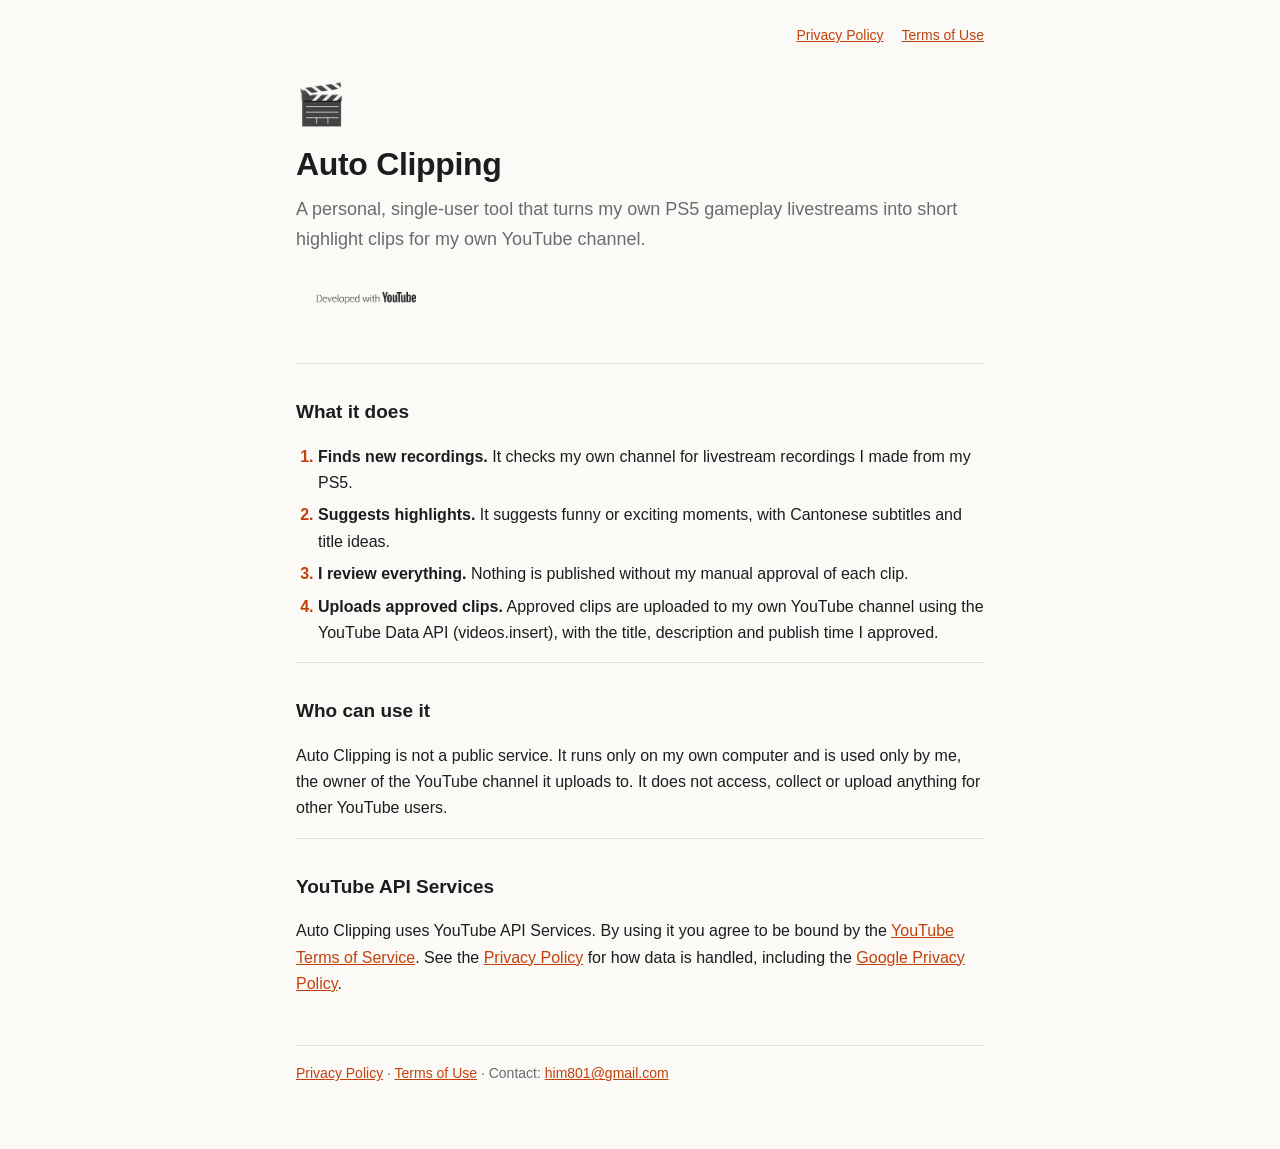
<file: index.html>
<!doctype html>
<html lang="en">
<head>
<meta charset="utf-8">
<meta name="viewport" content="width=device-width, initial-scale=1">
<title>Auto Clipping</title>
<meta name="description" content="Auto Clipping is a personal tool that turns the owner's own PS5 gameplay livestreams into short highlight clips for their own YouTube channel.">
<link rel="stylesheet" href="style.css">
</head>
<body>
<main>
  <nav class="topnav"><a href="privacy.html">Privacy Policy</a><a href="terms.html">Terms of Use</a></nav>
  <header>
    <div class="mark">🎬</div>
    <h1>Auto Clipping</h1>
    <p class="lede">A personal, single-user tool that turns my own PS5 gameplay livestreams into short highlight clips for my own YouTube channel.</p>
    <a class="ytbadge" href="https://www.youtube.com/channel/UCG8ywGRcEyZ9tq5a8gWJEBQ" title="My YouTube channel, where approved clips are uploaded">
      <picture>
        <source srcset="developed-with-youtube-light.png" media="(prefers-color-scheme: dark)">
        <img src="developed-with-youtube-dark.png" alt="Developed with YouTube" width="140" height="50">
      </picture>
    </a>
  </header>

  <section>
    <h2>What it does</h2>
    <ol class="steps">
      <li><b>Finds new recordings.</b> It checks my own channel for livestream recordings I made from my PS5.</li>
      <li><b>Suggests highlights.</b> It suggests funny or exciting moments, with Cantonese subtitles and title ideas.</li>
      <li><b>I review everything.</b> Nothing is published without my manual approval of each clip.</li>
      <li><b>Uploads approved clips.</b> Approved clips are uploaded to my own YouTube channel using the YouTube Data API (videos.insert), with the title, description and publish time I approved.</li>
    </ol>
  </section>

  <section>
    <h2>Who can use it</h2>
    <p>Auto Clipping is not a public service. It runs only on my own computer and is used only by me, the owner of the YouTube channel it uploads to. It does not access, collect or upload anything for other YouTube users.</p>
  </section>

  <section>
    <h2>YouTube API Services</h2>
    <p>Auto Clipping uses YouTube API Services. By using it you agree to be bound by the <a href="https://www.youtube.com/t/terms">YouTube Terms of Service</a>. See the <a href="privacy.html">Privacy Policy</a> for how data is handled, including the <a href="http://www.google.com/policies/privacy">Google Privacy Policy</a>.</p>
  </section>

  <footer>
    <a href="privacy.html">Privacy Policy</a> · <a href="terms.html">Terms of Use</a> · Contact: <a href="mailto:him801@gmail.com">him801@gmail.com</a>
  </footer>
</main>
</body>
</html>
</file>
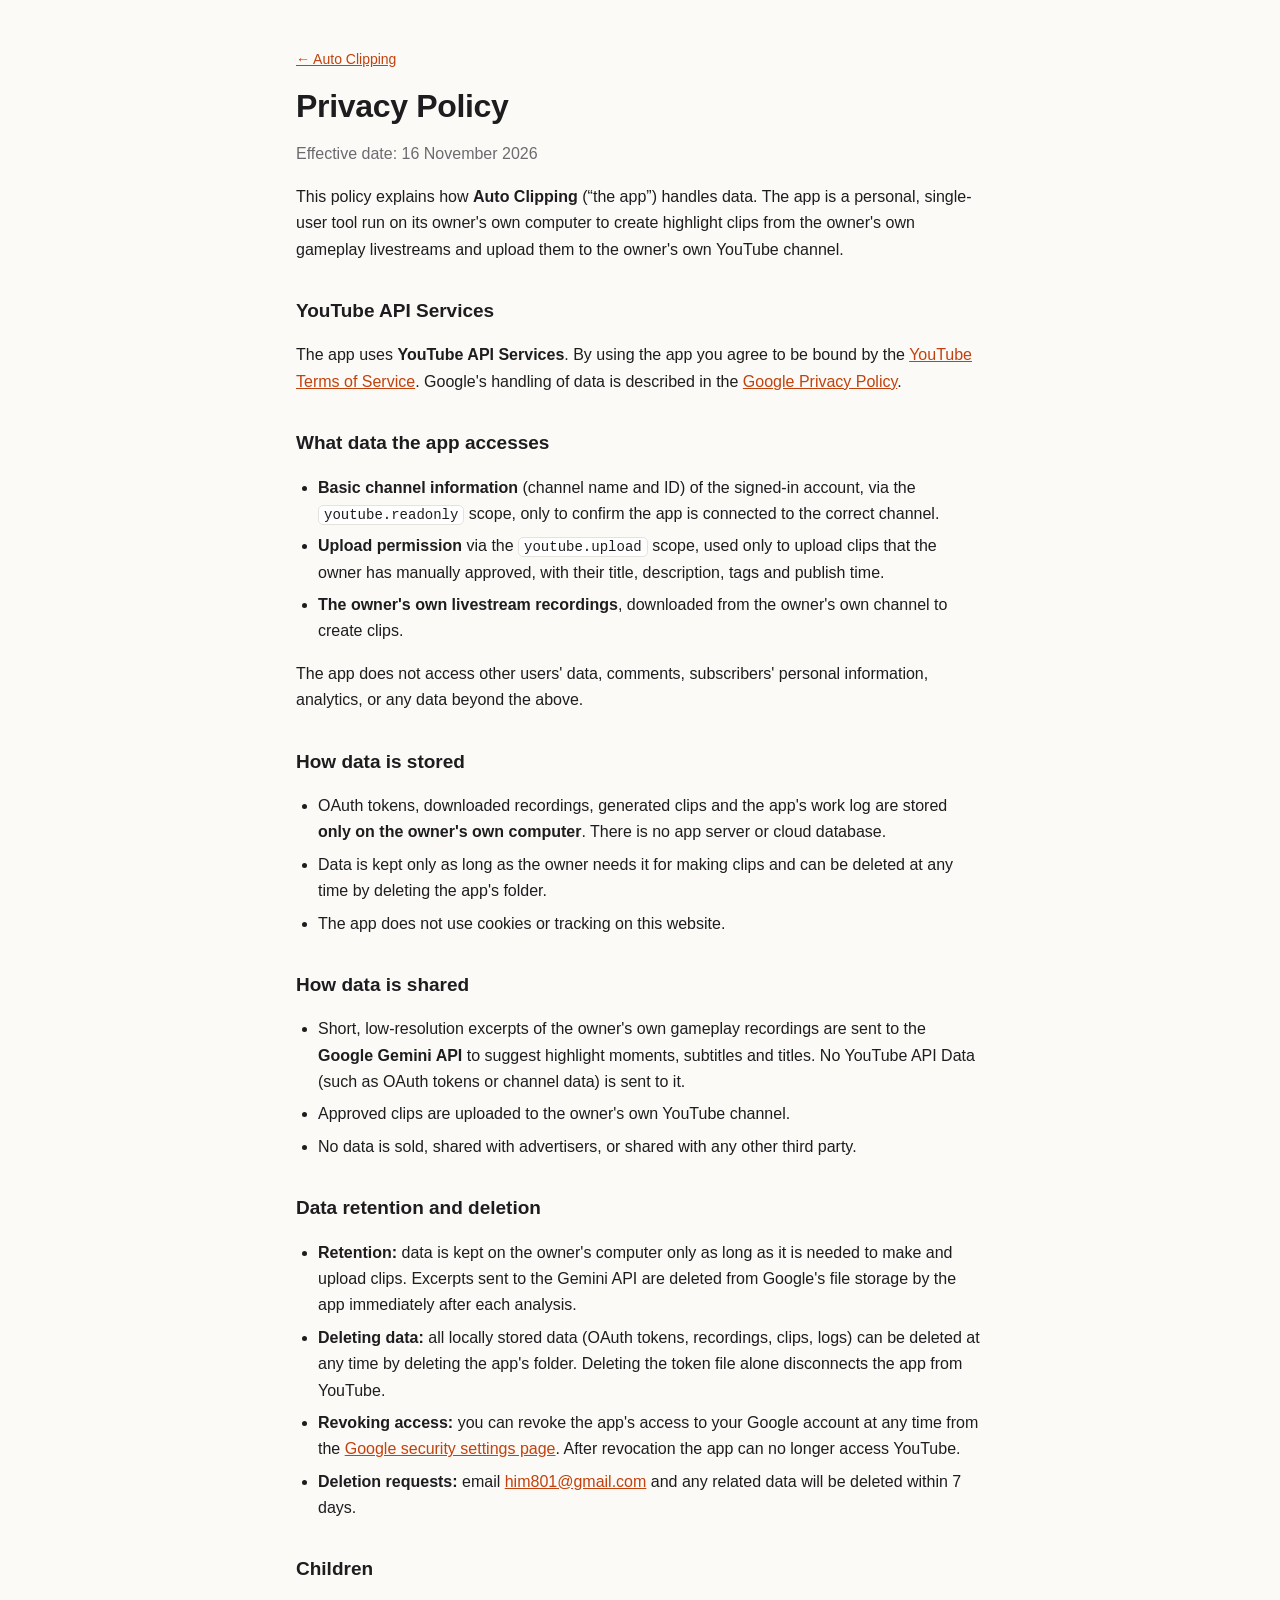
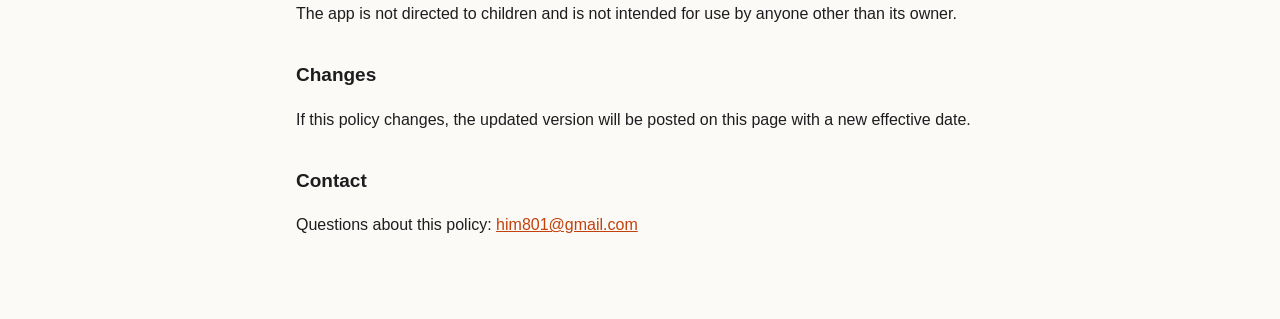
<file: privacy.html>
<!doctype html>
<html lang="en">
<head>
<meta charset="utf-8">
<meta name="viewport" content="width=device-width, initial-scale=1">
<title>Privacy Policy</title>
<link rel="stylesheet" href="style.css">
</head>
<body>
<main>
  <p class="back"><a href="index.html">← Auto Clipping</a></p>
  <h1>Privacy Policy</h1>
  <p class="mute">Effective date: 16 November 2026</p>

  <p>This policy explains how <b>Auto Clipping</b> (“the app”) handles data. The app is a personal, single-user tool run on its owner's own computer to create highlight clips from the owner's own gameplay livestreams and upload them to the owner's own YouTube channel.</p>

  <h2>YouTube API Services</h2>
  <p>The app uses <b>YouTube API Services</b>. By using the app you agree to be bound by the <a href="https://www.youtube.com/t/terms">YouTube Terms of Service</a>. Google's handling of data is described in the <a href="http://www.google.com/policies/privacy">Google Privacy Policy</a>.</p>

  <h2>What data the app accesses</h2>
  <ul>
    <li><b>Basic channel information</b> (channel name and ID) of the signed-in account, via the <code>youtube.readonly</code> scope, only to confirm the app is connected to the correct channel.</li>
    <li><b>Upload permission</b> via the <code>youtube.upload</code> scope, used only to upload clips that the owner has manually approved, with their title, description, tags and publish time.</li>
    <li><b>The owner's own livestream recordings</b>, downloaded from the owner's own channel to create clips.</li>
  </ul>
  <p>The app does not access other users' data, comments, subscribers' personal information, analytics, or any data beyond the above.</p>

  <h2>How data is stored</h2>
  <ul>
    <li>OAuth tokens, downloaded recordings, generated clips and the app's work log are stored <b>only on the owner's own computer</b>. There is no app server or cloud database.</li>
    <li>Data is kept only as long as the owner needs it for making clips and can be deleted at any time by deleting the app's folder.</li>
    <li>The app does not use cookies or tracking on this website.</li>
  </ul>

  <h2>How data is shared</h2>
  <ul>
    <li>Short, low-resolution excerpts of the owner's own gameplay recordings are sent to the <b>Google Gemini API</b> to suggest highlight moments, subtitles and titles. No YouTube API Data (such as OAuth tokens or channel data) is sent to it.</li>
    <li>Approved clips are uploaded to the owner's own YouTube channel.</li>
    <li>No data is sold, shared with advertisers, or shared with any other third party.</li>
  </ul>

  <h2>Data retention and deletion</h2>
  <ul>
    <li><b>Retention:</b> data is kept on the owner's computer only as long as it is needed to make and upload clips. Excerpts sent to the Gemini API are deleted from Google's file storage by the app immediately after each analysis.</li>
    <li><b>Deleting data:</b> all locally stored data (OAuth tokens, recordings, clips, logs) can be deleted at any time by deleting the app's folder. Deleting the token file alone disconnects the app from YouTube.</li>
    <li><b>Revoking access:</b> you can revoke the app's access to your Google account at any time from the <a href="https://security.google.com/settings/security/permissions">Google security settings page</a>. After revocation the app can no longer access YouTube.</li>
    <li><b>Deletion requests:</b> email <a href="mailto:him801@gmail.com">him801@gmail.com</a> and any related data will be deleted within 7 days.</li>
  </ul>

  <h2>Children</h2>
  <p>The app is not directed to children and is not intended for use by anyone other than its owner.</p>

  <h2>Changes</h2>
  <p>If this policy changes, the updated version will be posted on this page with a new effective date.</p>

  <h2>Contact</h2>
  <p>Questions about this policy: <a href="mailto:him801@gmail.com">him801@gmail.com</a></p>
</main>
</body>
</html>
</file>
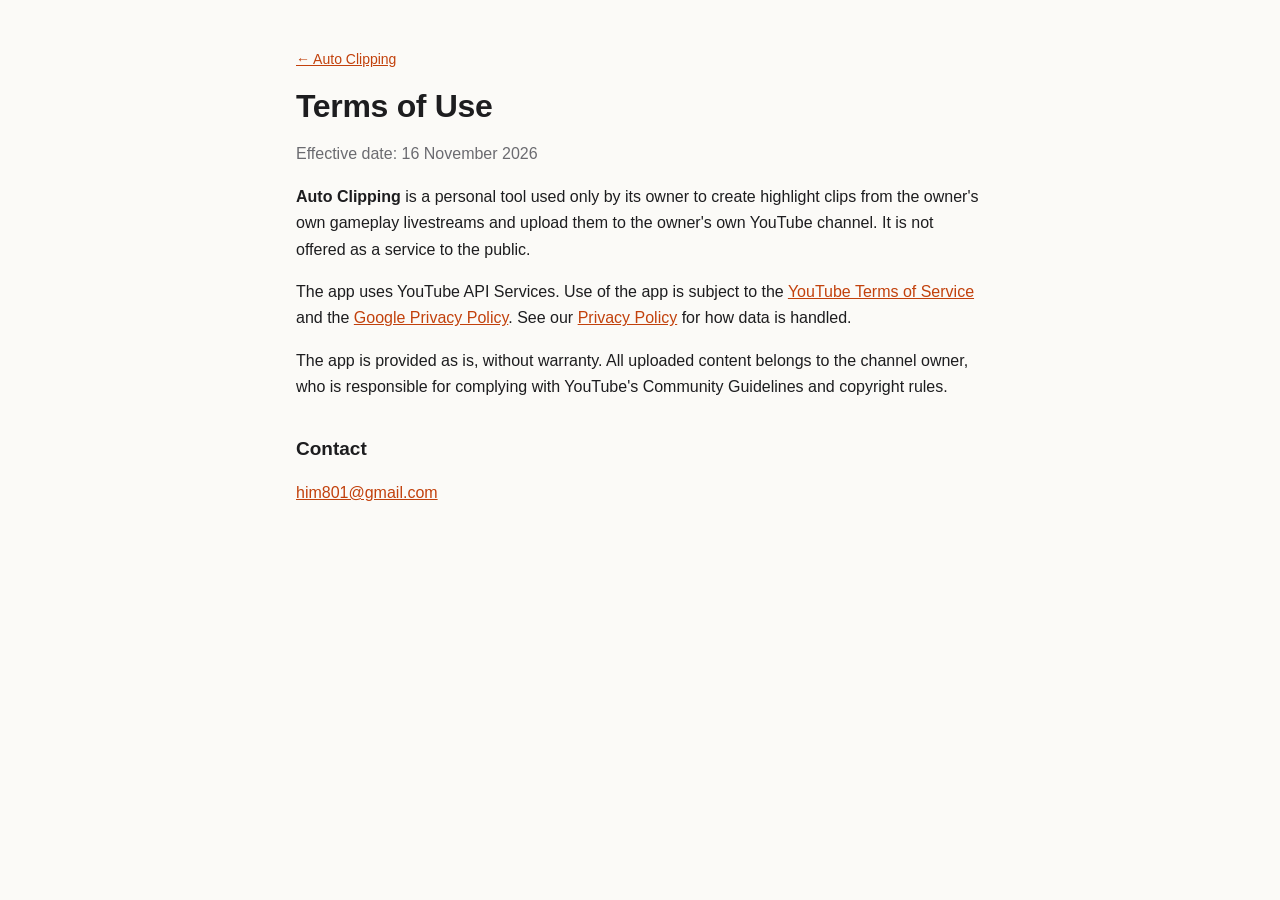
<file: terms.html>
<!doctype html>
<html lang="en">
<head>
<meta charset="utf-8">
<meta name="viewport" content="width=device-width, initial-scale=1">
<title>Terms of Use</title>
<link rel="stylesheet" href="style.css">
</head>
<body>
<main>
  <p class="back"><a href="index.html">← Auto Clipping</a></p>
  <h1>Terms of Use</h1>
  <p class="mute">Effective date: 16 November 2026</p>

  <p><b>Auto Clipping</b> is a personal tool used only by its owner to create highlight clips from the owner's own gameplay livestreams and upload them to the owner's own YouTube channel. It is not offered as a service to the public.</p>
  <p>The app uses YouTube API Services. Use of the app is subject to the <a href="https://www.youtube.com/t/terms">YouTube Terms of Service</a> and the <a href="http://www.google.com/policies/privacy">Google Privacy Policy</a>. See our <a href="privacy.html">Privacy Policy</a> for how data is handled.</p>
  <p>The app is provided as is, without warranty. All uploaded content belongs to the channel owner, who is responsible for complying with YouTube's Community Guidelines and copyright rules.</p>

  <h2>Contact</h2>
  <p><a href="mailto:him801@gmail.com">him801@gmail.com</a></p>
</main>
</body>
</html>
</file>
<file: style.css>
:root {
  --bg: #fbfaf7; --ink: #1d1d1f; --mute: #6b6b70; --line: #e5e2db; --accent: #c2410c; --card: #ffffff;
}
@media (prefers-color-scheme: dark) {
  :root:not([data-theme="light"]) {
    --bg: #131315; --ink: #ededf0; --mute: #9b9ba3; --line: #2b2b30; --accent: #fb8c4b; --card: #1b1b1e;
  }
}
:root[data-theme="dark"] {
  --bg: #131315; --ink: #ededf0; --mute: #9b9ba3; --line: #2b2b30; --accent: #fb8c4b; --card: #1b1b1e;
}
* { box-sizing: border-box; }
body { margin: 0; background: var(--bg); color: var(--ink);
  font: 16px/1.65 -apple-system, BlinkMacSystemFont, "Segoe UI", Roboto, sans-serif; }
main { max-width: 720px; margin: 0 auto; padding: 48px 16px 64px; }
header { margin-bottom: 32px; }
.mark { font-size: 40px; }
h1 { font-size: 32px; line-height: 1.2; margin: 8px 0 12px; letter-spacing: -0.01em; }
h2 { font-size: 19px; margin: 32px 0 8px; }
.lede { font-size: 18px; color: var(--mute); margin: 0; }
.mute { color: var(--mute); }
a { color: var(--accent); }
code { background: var(--card); border: 1px solid var(--line); border-radius: 5px; padding: 1px 5px; font-size: 14px; }
ul, ol { padding-left: 22px; }
li { margin: 6px 0; }
.steps li::marker { color: var(--accent); font-weight: 700; }
section { border-top: 1px solid var(--line); }
.back { margin: 0 0 16px; font-size: 14px; }
.topnav { display: flex; justify-content: flex-end; gap: 18px; font-size: 14px; margin: -24px 0 24px; }
.ytbadge { display: inline-block; margin-top: 18px; line-height: 0; }
.ytbadge img { height: 50px; width: auto; }
footer { margin-top: 48px; padding-top: 16px; border-top: 1px solid var(--line); color: var(--mute); font-size: 14px; }
</file>
